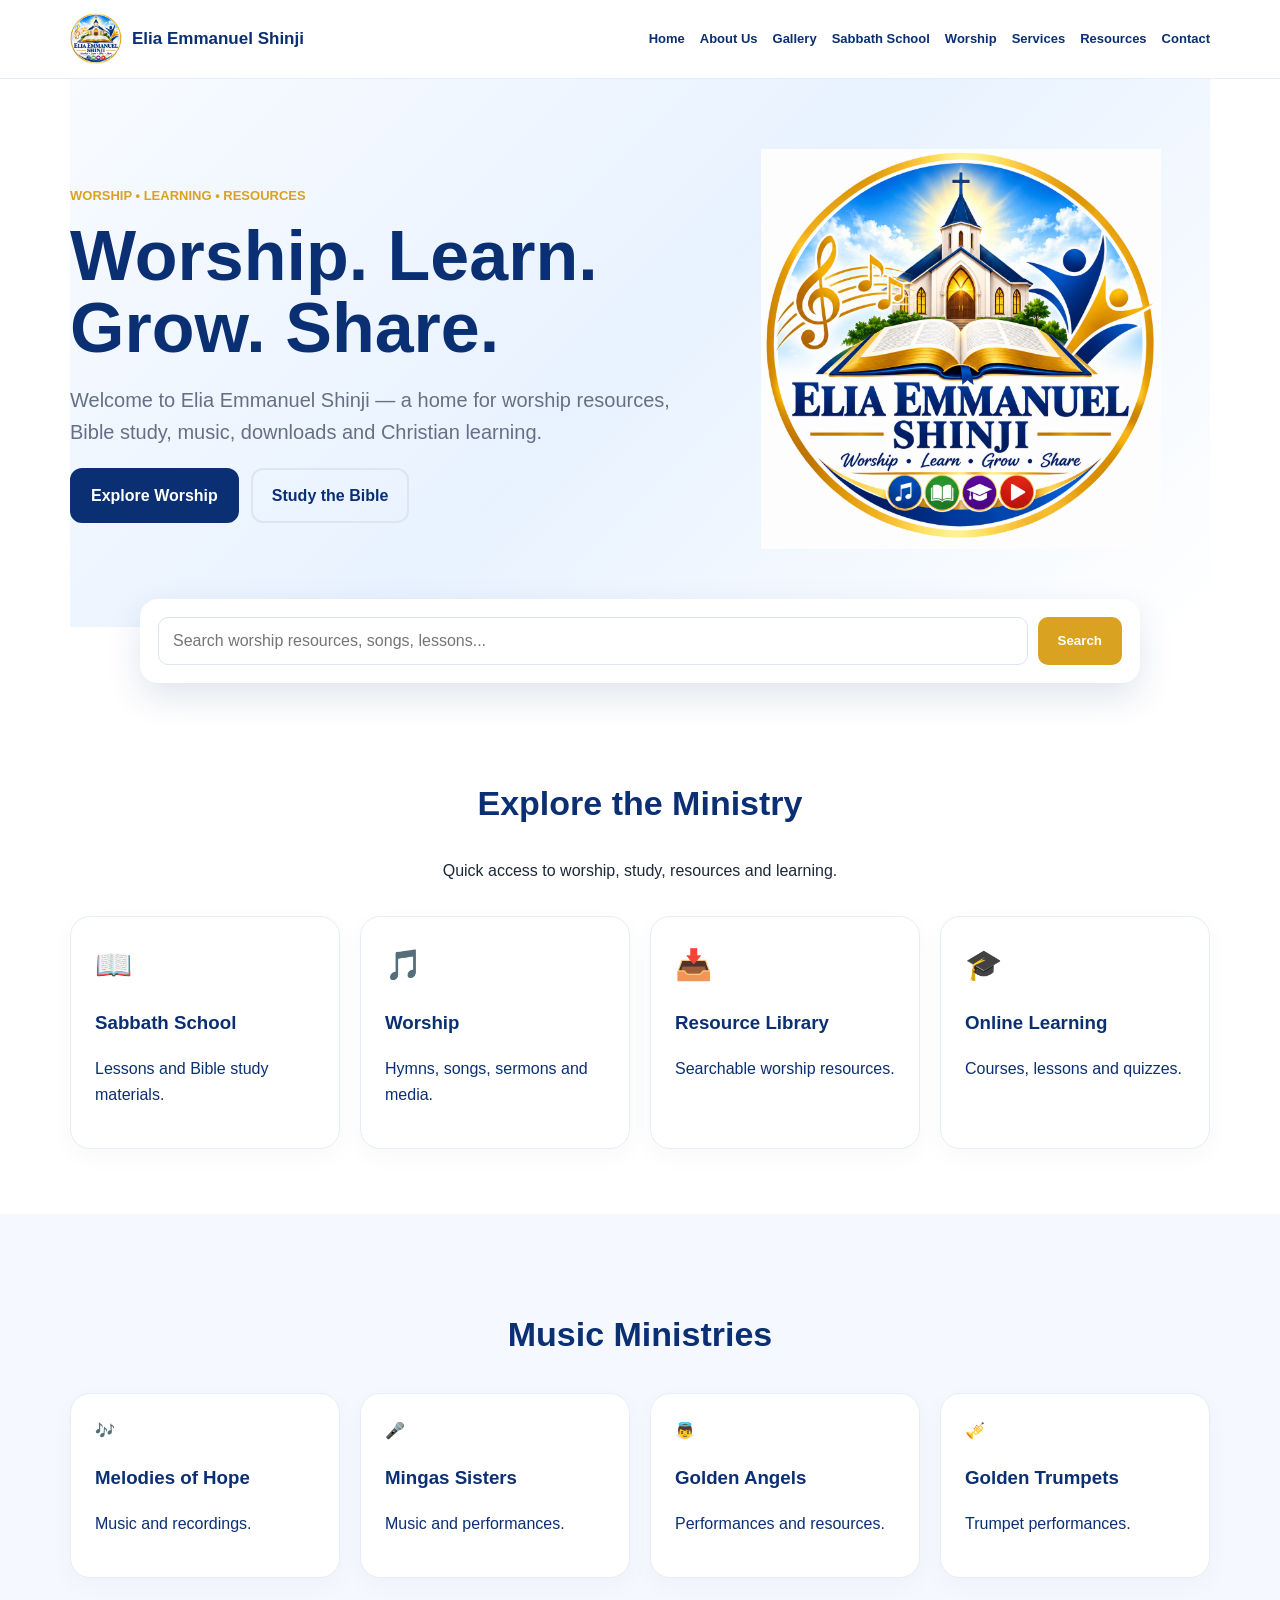
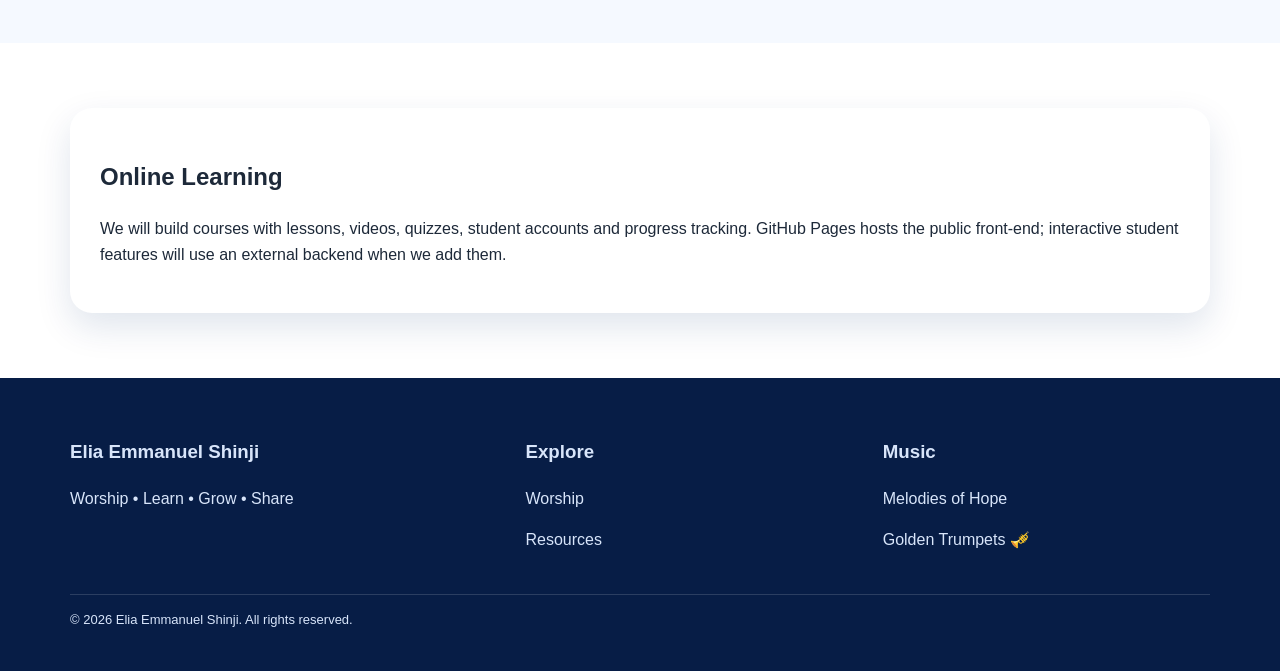
<file: index.html>
<!doctype html><html lang="en"><head><meta charset="utf-8"><meta name="viewport" content="width=device-width,initial-scale=1"><title>Home | Elia Emmanuel Shinji</title><link rel="stylesheet" href="assets/style.css"></head><body><header><div class="container nav"><a class="brand" href="index.html"><img src="assets/logo.png"><span>Elia Emmanuel Shinji</span></a><button class="menu">Menu</button><nav class="links"><a href="index.html">Home</a><a href="about-us.html">About Us</a><a href="gallery.html">Gallery</a><a href="sabbath-school.html">Sabbath School</a><a href="worship.html">Worship</a><a href="services.html">Services</a><a href="resources.html">Resources</a><a href="contact.html">Contact</a></nav></div></header><main><section class="hero container"><div><span class="eyebrow">WORSHIP • LEARNING • RESOURCES</span><h1>Worship. Learn. Grow. Share.</h1><p>Welcome to Elia Emmanuel Shinji — a home for worship resources, Bible study, music, downloads and Christian learning.</p><div class="actions"><a class="btn primary" href="worship.html">Explore Worship</a><a class="btn" href="sabbath-school.html">Study the Bible</a></div></div><div class="hero-art"><img src="assets/logo.png" alt="Elia Emmanuel Shinji"></div></section><div class="search" id="search"><form id="searchForm"><input id="siteSearch" placeholder="Search worship resources, songs, lessons..."><button>Search</button></form><div id="results"></div></div><section class="section"><div class="container"><div class="head"><h2>Explore the Ministry</h2><p>Quick access to worship, study, resources and learning.</p></div><div class="grid four"><a class="card" href="sabbath-school.html"><span class="icon">📖</span><h3>Sabbath School</h3><p>Lessons and Bible study materials.</p></a><a class="card" href="worship.html"><span class="icon">🎵</span><h3>Worship</h3><p>Hymns, songs, sermons and media.</p></a><a class="card" href="resources.html"><span class="icon">📥</span><h3>Resource Library</h3><p>Searchable worship resources.</p></a><a class="card" href="services.html"><span class="icon">🎓</span><h3>Online Learning</h3><p>Courses, lessons and quizzes.</p></a></div></div></section><section class="section alt"><div class="container"><div class="head"><h2>Music Ministries</h2></div><div class="grid four"><a class="card" href="melodies-of-hope.html">🎶<h3>Melodies of Hope</h3><p>Music and recordings.</p></a><a class="card" href="mingas-sisters.html">🎤<h3>Mingas Sisters</h3><p>Music and performances.</p></a><a class="card" href="golden-angels.html">👼<h3>Golden Angels</h3><p>Performances and resources.</p></a><a class="card" href="golden-trumpets.html">🎺<h3>Golden Trumpets</h3><p>Trumpet performances.</p></a></div></div></section><section class="section"><div class="container"><div class="learning"><h2>Online Learning</h2><p>We will build courses with lessons, videos, quizzes, student accounts and progress tracking. GitHub Pages hosts the public front-end; interactive student features will use an external backend when we add them.</p></div></div></section></main><footer><div class="container foot"><div><h3>Elia Emmanuel Shinji</h3><p>Worship • Learn • Grow • Share</p></div><div><h3>Explore</h3><p><a href="worship.html">Worship</a></p><p><a href="resources.html">Resources</a></p></div><div><h3>Music</h3><p><a href="melodies-of-hope.html">Melodies of Hope</a></p><p><a href="golden-trumpets.html">Golden Trumpets 🎺</a></p></div></div><div class="container copyright">© 2026 Elia Emmanuel Shinji. All rights reserved.</div></footer><script src="assets/site.js"></script></body></html>
</file>
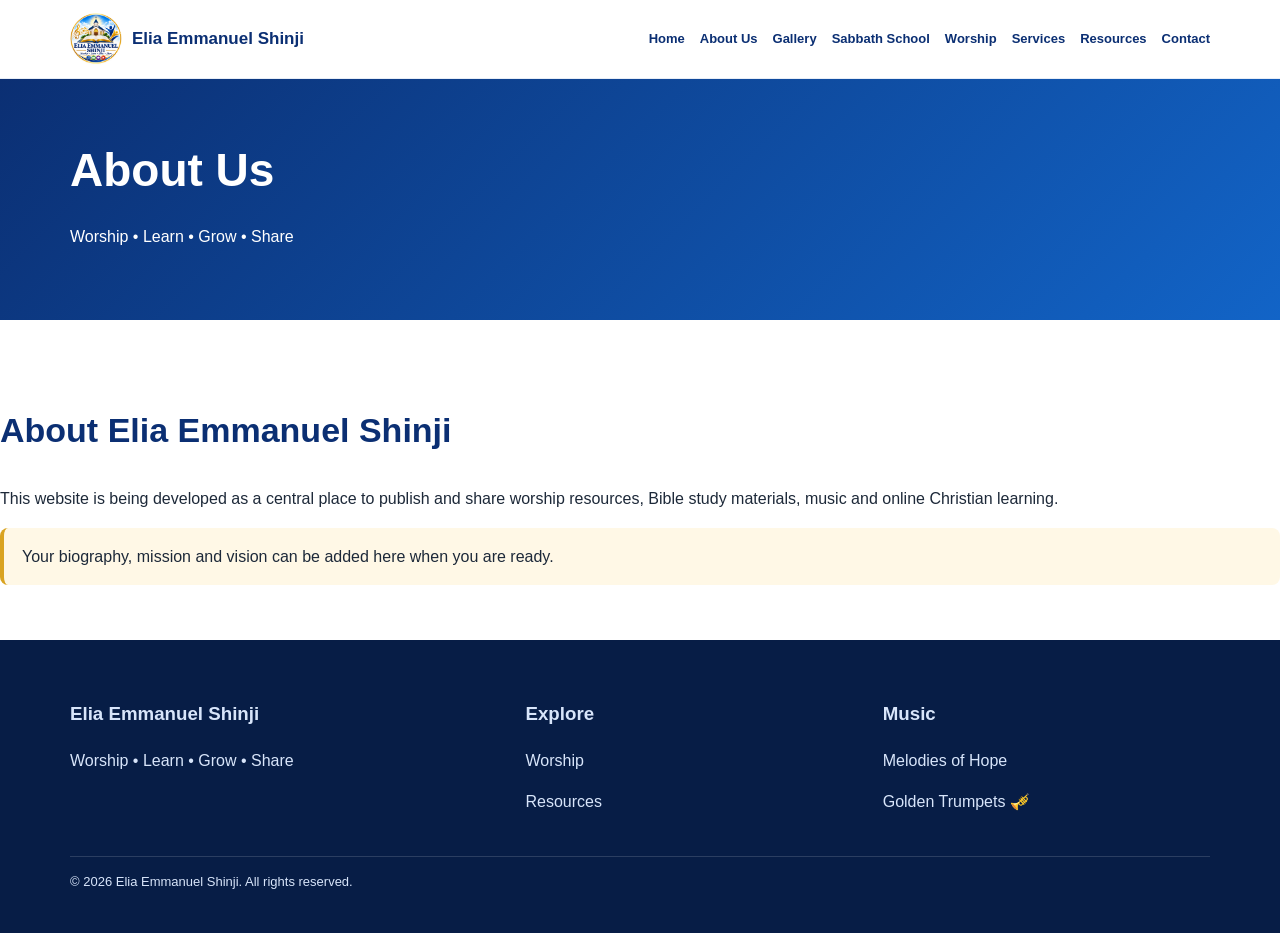
<file: about-us.html>
<!doctype html><html lang="en"><head><meta charset="utf-8"><meta name="viewport" content="width=device-width,initial-scale=1"><title>About Us | Elia Emmanuel Shinji</title><link rel="stylesheet" href="assets/style.css"></head><body><header><div class="container nav"><a class="brand" href="index.html"><img src="assets/logo.png"><span>Elia Emmanuel Shinji</span></a><button class="menu">Menu</button><nav class="links"><a href="index.html">Home</a><a href="about-us.html">About Us</a><a href="gallery.html">Gallery</a><a href="sabbath-school.html">Sabbath School</a><a href="worship.html">Worship</a><a href="services.html">Services</a><a href="resources.html">Resources</a><a href="contact.html">Contact</a></nav></div></header><section class="pagehero"><div class="container"><h1>About Us</h1><p>Worship • Learn • Grow • Share</p></div></section><main><div class="content"><h2>About Elia Emmanuel Shinji</h2><p>This website is being developed as a central place to publish and share worship resources, Bible study materials, music and online Christian learning.</p><div class="notice">Your biography, mission and vision can be added here when you are ready.</div></div></main><footer><div class="container foot"><div><h3>Elia Emmanuel Shinji</h3><p>Worship • Learn • Grow • Share</p></div><div><h3>Explore</h3><p><a href="worship.html">Worship</a></p><p><a href="resources.html">Resources</a></p></div><div><h3>Music</h3><p><a href="melodies-of-hope.html">Melodies of Hope</a></p><p><a href="golden-trumpets.html">Golden Trumpets 🎺</a></p></div></div><div class="container copyright">© 2026 Elia Emmanuel Shinji. All rights reserved.</div></footer><script src="assets/site.js"></script></body></html>
</file>
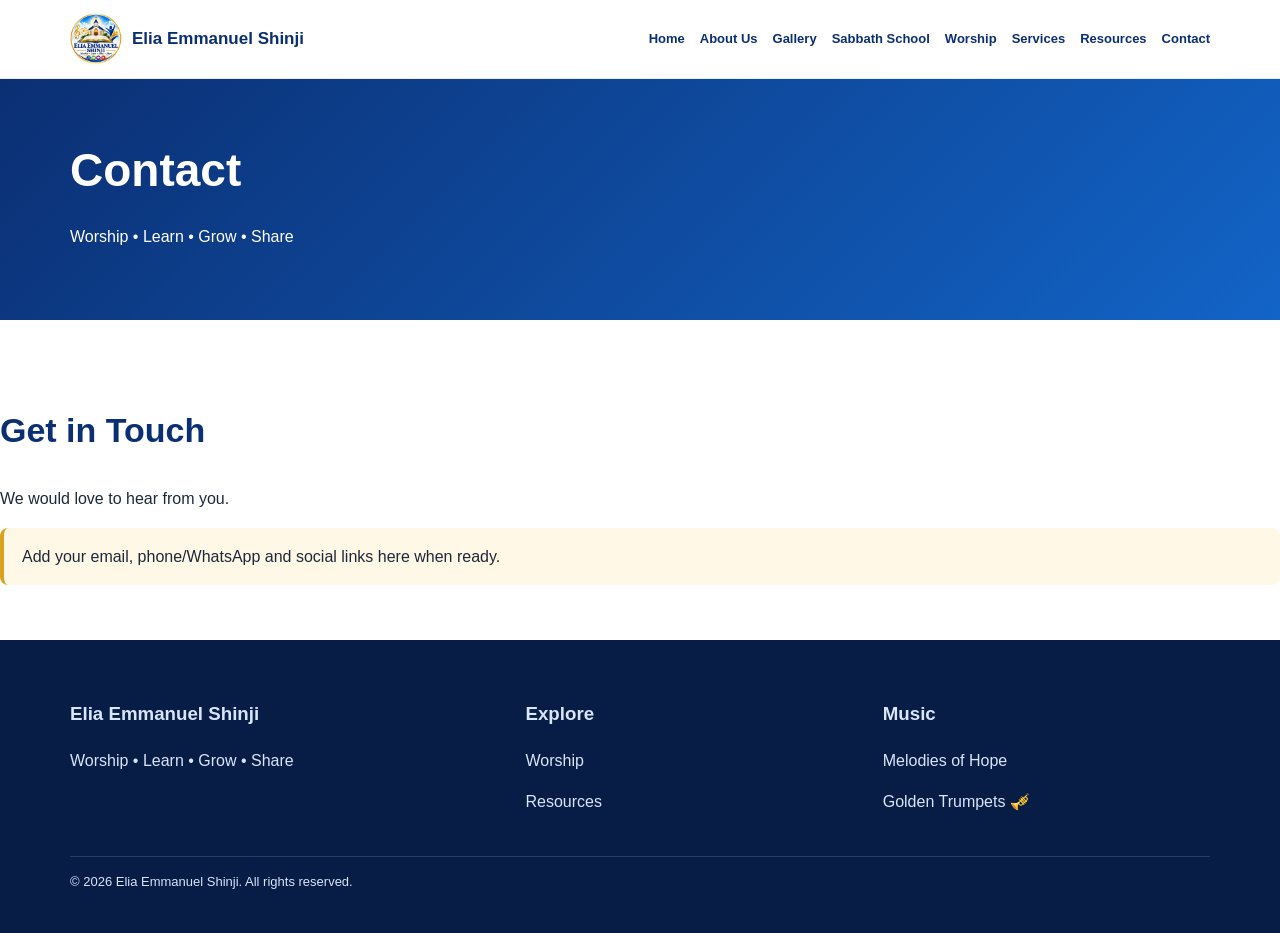
<file: contact.html>
<!doctype html><html lang="en"><head><meta charset="utf-8"><meta name="viewport" content="width=device-width,initial-scale=1"><title>Contact | Elia Emmanuel Shinji</title><link rel="stylesheet" href="assets/style.css"></head><body><header><div class="container nav"><a class="brand" href="index.html"><img src="assets/logo.png"><span>Elia Emmanuel Shinji</span></a><button class="menu">Menu</button><nav class="links"><a href="index.html">Home</a><a href="about-us.html">About Us</a><a href="gallery.html">Gallery</a><a href="sabbath-school.html">Sabbath School</a><a href="worship.html">Worship</a><a href="services.html">Services</a><a href="resources.html">Resources</a><a href="contact.html">Contact</a></nav></div></header><section class="pagehero"><div class="container"><h1>Contact</h1><p>Worship • Learn • Grow • Share</p></div></section><main><div class="content"><h2>Get in Touch</h2><p>We would love to hear from you.</p><div class="notice">Add your email, phone/WhatsApp and social links here when ready.</div></div></main><footer><div class="container foot"><div><h3>Elia Emmanuel Shinji</h3><p>Worship • Learn • Grow • Share</p></div><div><h3>Explore</h3><p><a href="worship.html">Worship</a></p><p><a href="resources.html">Resources</a></p></div><div><h3>Music</h3><p><a href="melodies-of-hope.html">Melodies of Hope</a></p><p><a href="golden-trumpets.html">Golden Trumpets 🎺</a></p></div></div><div class="container copyright">© 2026 Elia Emmanuel Shinji. All rights reserved.</div></footer><script src="assets/site.js"></script></body></html>
</file>
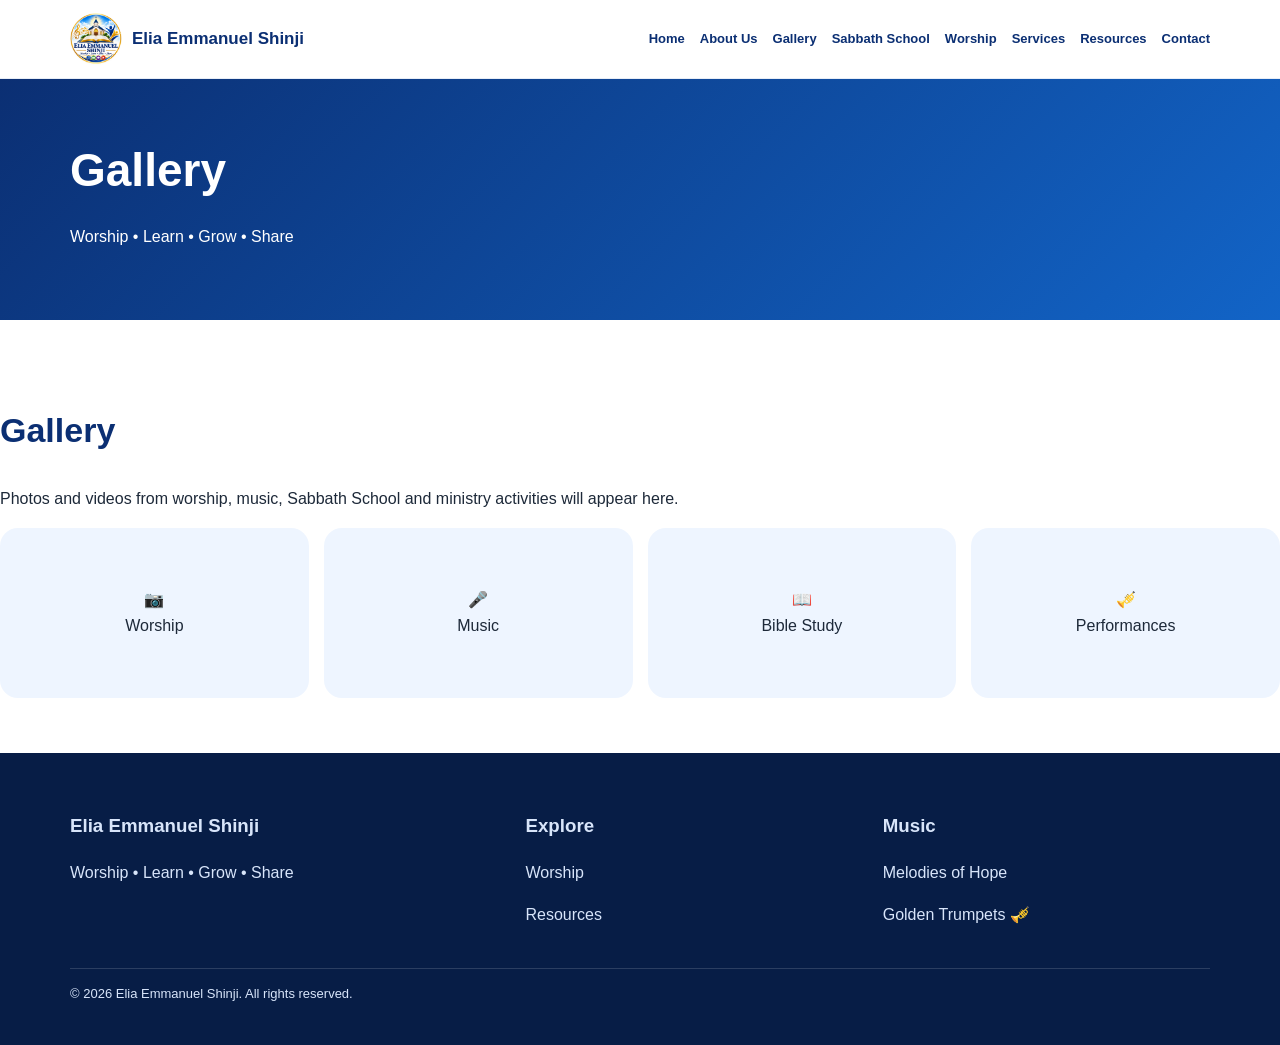
<file: gallery.html>
<!doctype html><html lang="en"><head><meta charset="utf-8"><meta name="viewport" content="width=device-width,initial-scale=1"><title>Gallery | Elia Emmanuel Shinji</title><link rel="stylesheet" href="assets/style.css"></head><body><header><div class="container nav"><a class="brand" href="index.html"><img src="assets/logo.png"><span>Elia Emmanuel Shinji</span></a><button class="menu">Menu</button><nav class="links"><a href="index.html">Home</a><a href="about-us.html">About Us</a><a href="gallery.html">Gallery</a><a href="sabbath-school.html">Sabbath School</a><a href="worship.html">Worship</a><a href="services.html">Services</a><a href="resources.html">Resources</a><a href="contact.html">Contact</a></nav></div></header><section class="pagehero"><div class="container"><h1>Gallery</h1><p>Worship • Learn • Grow • Share</p></div></section><main><div class="content"><h2>Gallery</h2><p>Photos and videos from worship, music, Sabbath School and ministry activities will appear here.</p><div class="gallery"><div>📷<br>Worship</div><div>🎤<br>Music</div><div>📖<br>Bible Study</div><div>🎺<br>Performances</div></div></div></main><footer><div class="container foot"><div><h3>Elia Emmanuel Shinji</h3><p>Worship • Learn • Grow • Share</p></div><div><h3>Explore</h3><p><a href="worship.html">Worship</a></p><p><a href="resources.html">Resources</a></p></div><div><h3>Music</h3><p><a href="melodies-of-hope.html">Melodies of Hope</a></p><p><a href="golden-trumpets.html">Golden Trumpets 🎺</a></p></div></div><div class="container copyright">© 2026 Elia Emmanuel Shinji. All rights reserved.</div></footer><script src="assets/site.js"></script></body></html>
</file>
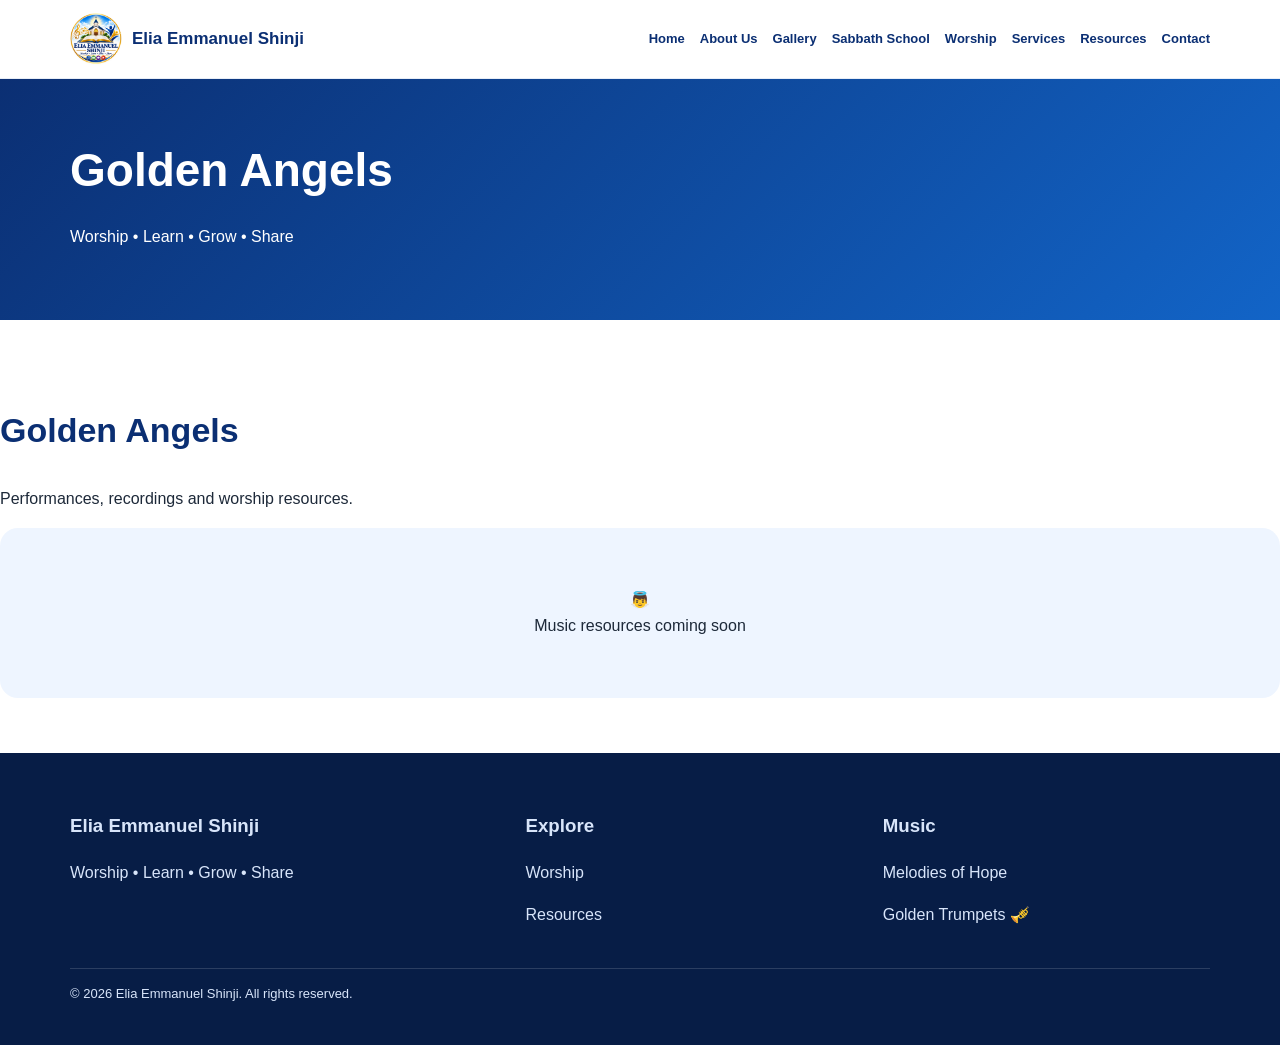
<file: golden-angels.html>
<!doctype html><html lang="en"><head><meta charset="utf-8"><meta name="viewport" content="width=device-width,initial-scale=1"><title>Golden Angels | Elia Emmanuel Shinji</title><link rel="stylesheet" href="assets/style.css"></head><body><header><div class="container nav"><a class="brand" href="index.html"><img src="assets/logo.png"><span>Elia Emmanuel Shinji</span></a><button class="menu">Menu</button><nav class="links"><a href="index.html">Home</a><a href="about-us.html">About Us</a><a href="gallery.html">Gallery</a><a href="sabbath-school.html">Sabbath School</a><a href="worship.html">Worship</a><a href="services.html">Services</a><a href="resources.html">Resources</a><a href="contact.html">Contact</a></nav></div></header><section class="pagehero"><div class="container"><h1>Golden Angels</h1><p>Worship • Learn • Grow • Share</p></div></section><main><div class="content"><h2>Golden Angels</h2><p>Performances, recordings and worship resources.</p><div class="empty">👼<br>Music resources coming soon</div></div></main><footer><div class="container foot"><div><h3>Elia Emmanuel Shinji</h3><p>Worship • Learn • Grow • Share</p></div><div><h3>Explore</h3><p><a href="worship.html">Worship</a></p><p><a href="resources.html">Resources</a></p></div><div><h3>Music</h3><p><a href="melodies-of-hope.html">Melodies of Hope</a></p><p><a href="golden-trumpets.html">Golden Trumpets 🎺</a></p></div></div><div class="container copyright">© 2026 Elia Emmanuel Shinji. All rights reserved.</div></footer><script src="assets/site.js"></script></body></html>
</file>
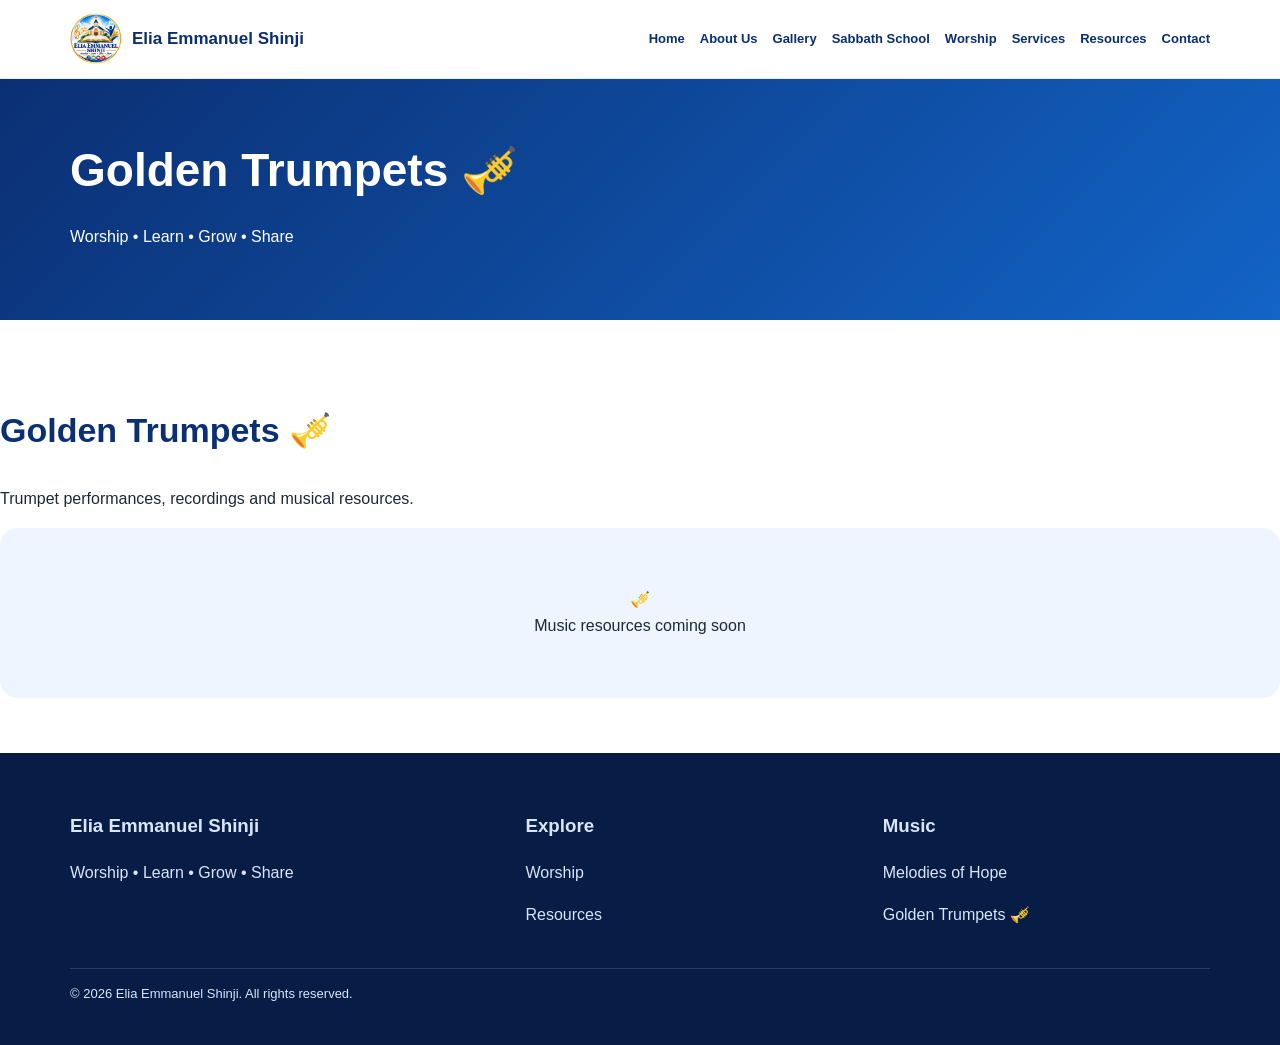
<file: golden-trumpets.html>
<!doctype html><html lang="en"><head><meta charset="utf-8"><meta name="viewport" content="width=device-width,initial-scale=1"><title>Golden Trumpets 🎺 | Elia Emmanuel Shinji</title><link rel="stylesheet" href="assets/style.css"></head><body><header><div class="container nav"><a class="brand" href="index.html"><img src="assets/logo.png"><span>Elia Emmanuel Shinji</span></a><button class="menu">Menu</button><nav class="links"><a href="index.html">Home</a><a href="about-us.html">About Us</a><a href="gallery.html">Gallery</a><a href="sabbath-school.html">Sabbath School</a><a href="worship.html">Worship</a><a href="services.html">Services</a><a href="resources.html">Resources</a><a href="contact.html">Contact</a></nav></div></header><section class="pagehero"><div class="container"><h1>Golden Trumpets 🎺</h1><p>Worship • Learn • Grow • Share</p></div></section><main><div class="content"><h2>Golden Trumpets 🎺</h2><p>Trumpet performances, recordings and musical resources.</p><div class="empty">🎺<br>Music resources coming soon</div></div></main><footer><div class="container foot"><div><h3>Elia Emmanuel Shinji</h3><p>Worship • Learn • Grow • Share</p></div><div><h3>Explore</h3><p><a href="worship.html">Worship</a></p><p><a href="resources.html">Resources</a></p></div><div><h3>Music</h3><p><a href="melodies-of-hope.html">Melodies of Hope</a></p><p><a href="golden-trumpets.html">Golden Trumpets 🎺</a></p></div></div><div class="container copyright">© 2026 Elia Emmanuel Shinji. All rights reserved.</div></footer><script src="assets/site.js"></script></body></html>
</file>
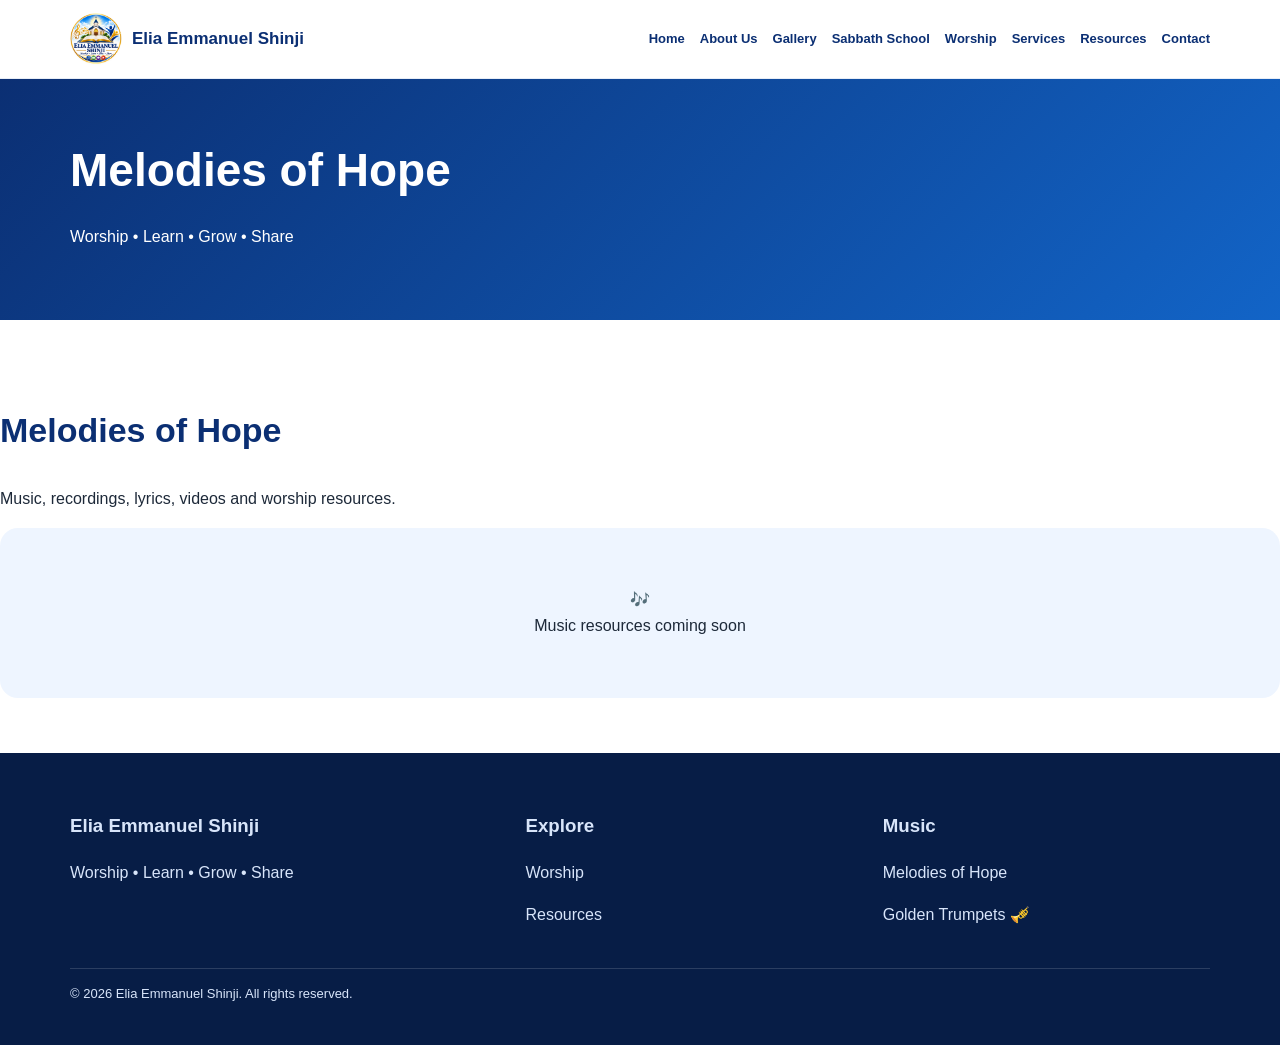
<file: melodies-of-hope.html>
<!doctype html><html lang="en"><head><meta charset="utf-8"><meta name="viewport" content="width=device-width,initial-scale=1"><title>Melodies of Hope | Elia Emmanuel Shinji</title><link rel="stylesheet" href="assets/style.css"></head><body><header><div class="container nav"><a class="brand" href="index.html"><img src="assets/logo.png"><span>Elia Emmanuel Shinji</span></a><button class="menu">Menu</button><nav class="links"><a href="index.html">Home</a><a href="about-us.html">About Us</a><a href="gallery.html">Gallery</a><a href="sabbath-school.html">Sabbath School</a><a href="worship.html">Worship</a><a href="services.html">Services</a><a href="resources.html">Resources</a><a href="contact.html">Contact</a></nav></div></header><section class="pagehero"><div class="container"><h1>Melodies of Hope</h1><p>Worship • Learn • Grow • Share</p></div></section><main><div class="content"><h2>Melodies of Hope</h2><p>Music, recordings, lyrics, videos and worship resources.</p><div class="empty">🎶<br>Music resources coming soon</div></div></main><footer><div class="container foot"><div><h3>Elia Emmanuel Shinji</h3><p>Worship • Learn • Grow • Share</p></div><div><h3>Explore</h3><p><a href="worship.html">Worship</a></p><p><a href="resources.html">Resources</a></p></div><div><h3>Music</h3><p><a href="melodies-of-hope.html">Melodies of Hope</a></p><p><a href="golden-trumpets.html">Golden Trumpets 🎺</a></p></div></div><div class="container copyright">© 2026 Elia Emmanuel Shinji. All rights reserved.</div></footer><script src="assets/site.js"></script></body></html>
</file>
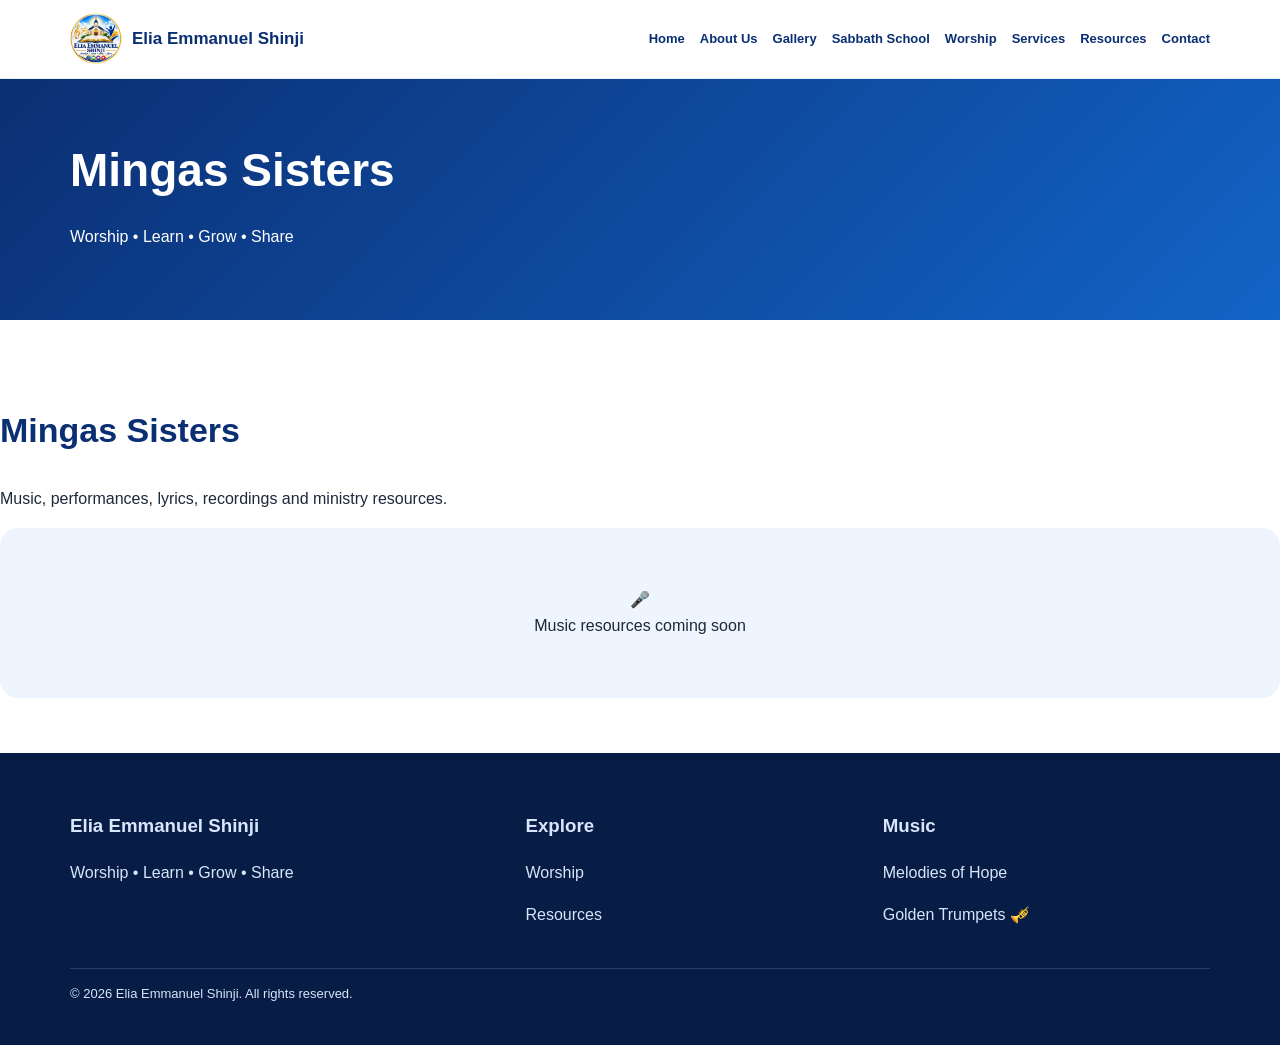
<file: mingas-sisters.html>
<!doctype html><html lang="en"><head><meta charset="utf-8"><meta name="viewport" content="width=device-width,initial-scale=1"><title>Mingas Sisters | Elia Emmanuel Shinji</title><link rel="stylesheet" href="assets/style.css"></head><body><header><div class="container nav"><a class="brand" href="index.html"><img src="assets/logo.png"><span>Elia Emmanuel Shinji</span></a><button class="menu">Menu</button><nav class="links"><a href="index.html">Home</a><a href="about-us.html">About Us</a><a href="gallery.html">Gallery</a><a href="sabbath-school.html">Sabbath School</a><a href="worship.html">Worship</a><a href="services.html">Services</a><a href="resources.html">Resources</a><a href="contact.html">Contact</a></nav></div></header><section class="pagehero"><div class="container"><h1>Mingas Sisters</h1><p>Worship • Learn • Grow • Share</p></div></section><main><div class="content"><h2>Mingas Sisters</h2><p>Music, performances, lyrics, recordings and ministry resources.</p><div class="empty">🎤<br>Music resources coming soon</div></div></main><footer><div class="container foot"><div><h3>Elia Emmanuel Shinji</h3><p>Worship • Learn • Grow • Share</p></div><div><h3>Explore</h3><p><a href="worship.html">Worship</a></p><p><a href="resources.html">Resources</a></p></div><div><h3>Music</h3><p><a href="melodies-of-hope.html">Melodies of Hope</a></p><p><a href="golden-trumpets.html">Golden Trumpets 🎺</a></p></div></div><div class="container copyright">© 2026 Elia Emmanuel Shinji. All rights reserved.</div></footer><script src="assets/site.js"></script></body></html>
</file>
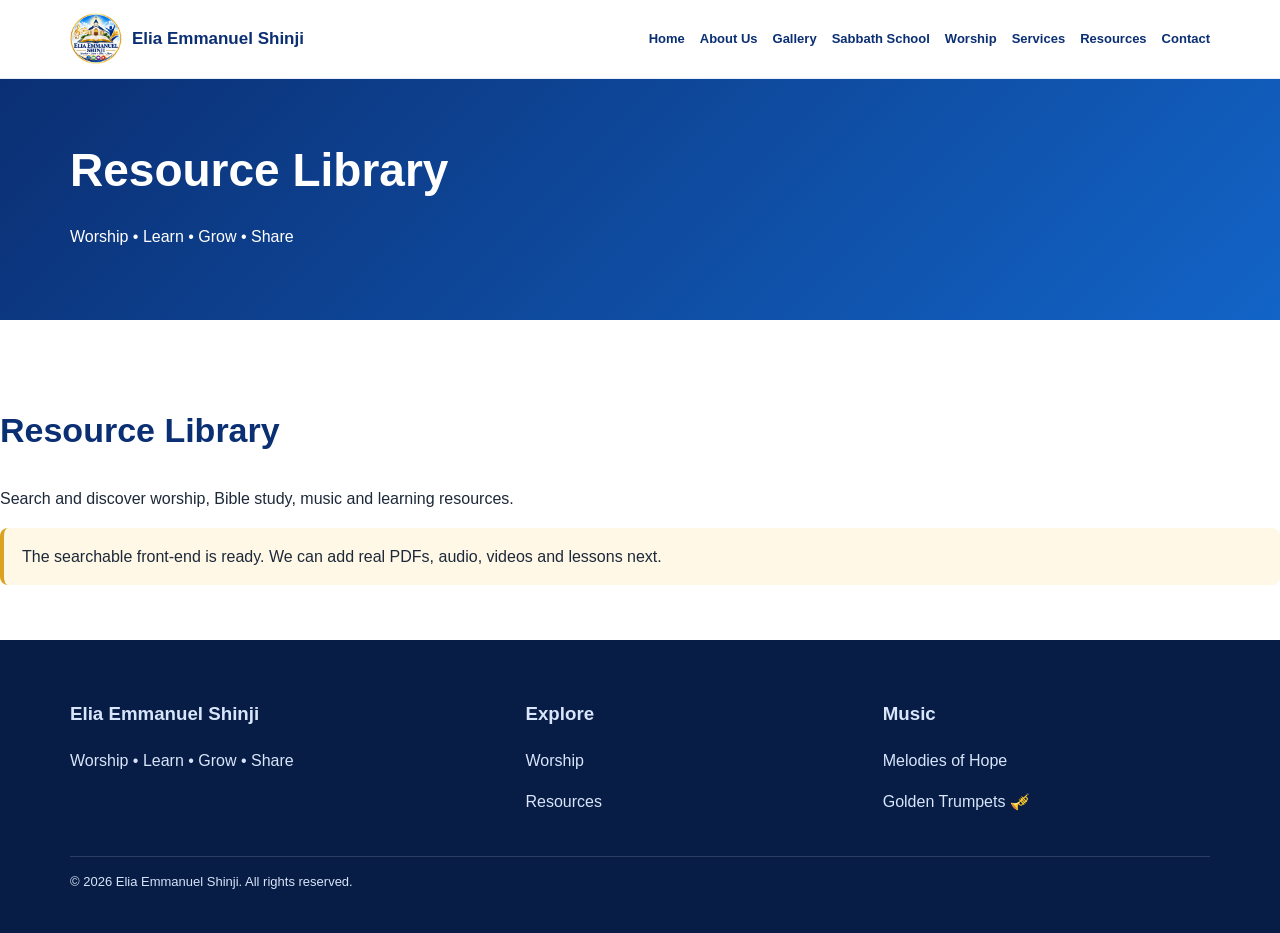
<file: resources.html>
<!doctype html><html lang="en"><head><meta charset="utf-8"><meta name="viewport" content="width=device-width,initial-scale=1"><title>Resource Library | Elia Emmanuel Shinji</title><link rel="stylesheet" href="assets/style.css"></head><body><header><div class="container nav"><a class="brand" href="index.html"><img src="assets/logo.png"><span>Elia Emmanuel Shinji</span></a><button class="menu">Menu</button><nav class="links"><a href="index.html">Home</a><a href="about-us.html">About Us</a><a href="gallery.html">Gallery</a><a href="sabbath-school.html">Sabbath School</a><a href="worship.html">Worship</a><a href="services.html">Services</a><a href="resources.html">Resources</a><a href="contact.html">Contact</a></nav></div></header><section class="pagehero"><div class="container"><h1>Resource Library</h1><p>Worship • Learn • Grow • Share</p></div></section><main><div class="content"><h2>Resource Library</h2><p>Search and discover worship, Bible study, music and learning resources.</p><div class="notice">The searchable front-end is ready. We can add real PDFs, audio, videos and lessons next.</div></div></main><footer><div class="container foot"><div><h3>Elia Emmanuel Shinji</h3><p>Worship • Learn • Grow • Share</p></div><div><h3>Explore</h3><p><a href="worship.html">Worship</a></p><p><a href="resources.html">Resources</a></p></div><div><h3>Music</h3><p><a href="melodies-of-hope.html">Melodies of Hope</a></p><p><a href="golden-trumpets.html">Golden Trumpets 🎺</a></p></div></div><div class="container copyright">© 2026 Elia Emmanuel Shinji. All rights reserved.</div></footer><script src="assets/site.js"></script></body></html>
</file>
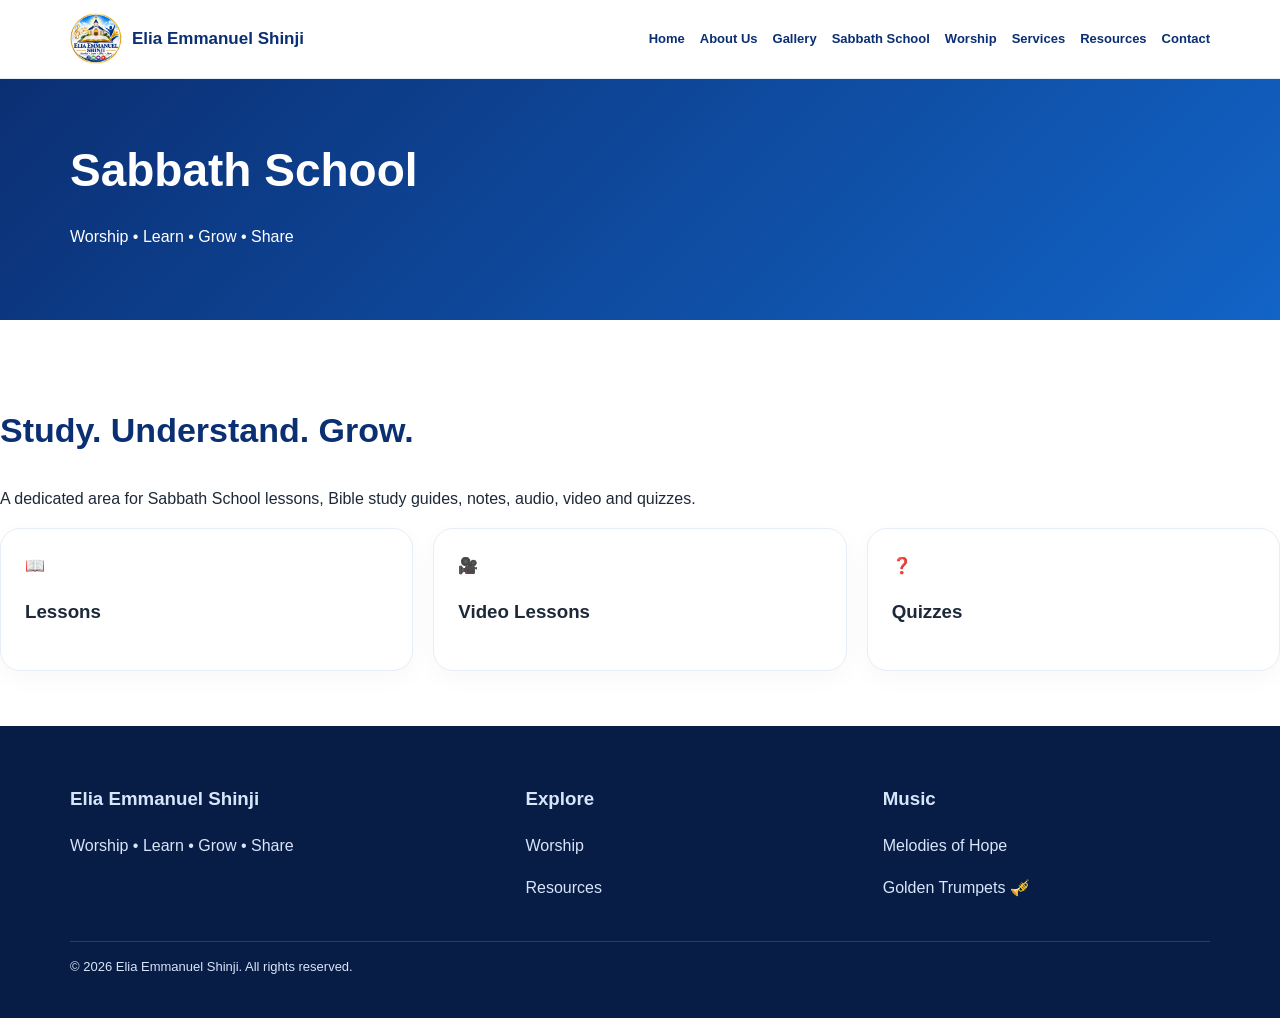
<file: sabbath-school.html>
<!doctype html><html lang="en"><head><meta charset="utf-8"><meta name="viewport" content="width=device-width,initial-scale=1"><title>Sabbath School | Elia Emmanuel Shinji</title><link rel="stylesheet" href="assets/style.css"></head><body><header><div class="container nav"><a class="brand" href="index.html"><img src="assets/logo.png"><span>Elia Emmanuel Shinji</span></a><button class="menu">Menu</button><nav class="links"><a href="index.html">Home</a><a href="about-us.html">About Us</a><a href="gallery.html">Gallery</a><a href="sabbath-school.html">Sabbath School</a><a href="worship.html">Worship</a><a href="services.html">Services</a><a href="resources.html">Resources</a><a href="contact.html">Contact</a></nav></div></header><section class="pagehero"><div class="container"><h1>Sabbath School</h1><p>Worship • Learn • Grow • Share</p></div></section><main><div class="content"><h2>Study. Understand. Grow.</h2><p>A dedicated area for Sabbath School lessons, Bible study guides, notes, audio, video and quizzes.</p><div class="grid three"><div class="mini">📖<h3>Lessons</h3></div><div class="mini">🎥<h3>Video Lessons</h3></div><div class="mini">❓<h3>Quizzes</h3></div></div></div></main><footer><div class="container foot"><div><h3>Elia Emmanuel Shinji</h3><p>Worship • Learn • Grow • Share</p></div><div><h3>Explore</h3><p><a href="worship.html">Worship</a></p><p><a href="resources.html">Resources</a></p></div><div><h3>Music</h3><p><a href="melodies-of-hope.html">Melodies of Hope</a></p><p><a href="golden-trumpets.html">Golden Trumpets 🎺</a></p></div></div><div class="container copyright">© 2026 Elia Emmanuel Shinji. All rights reserved.</div></footer><script src="assets/site.js"></script></body></html>
</file>
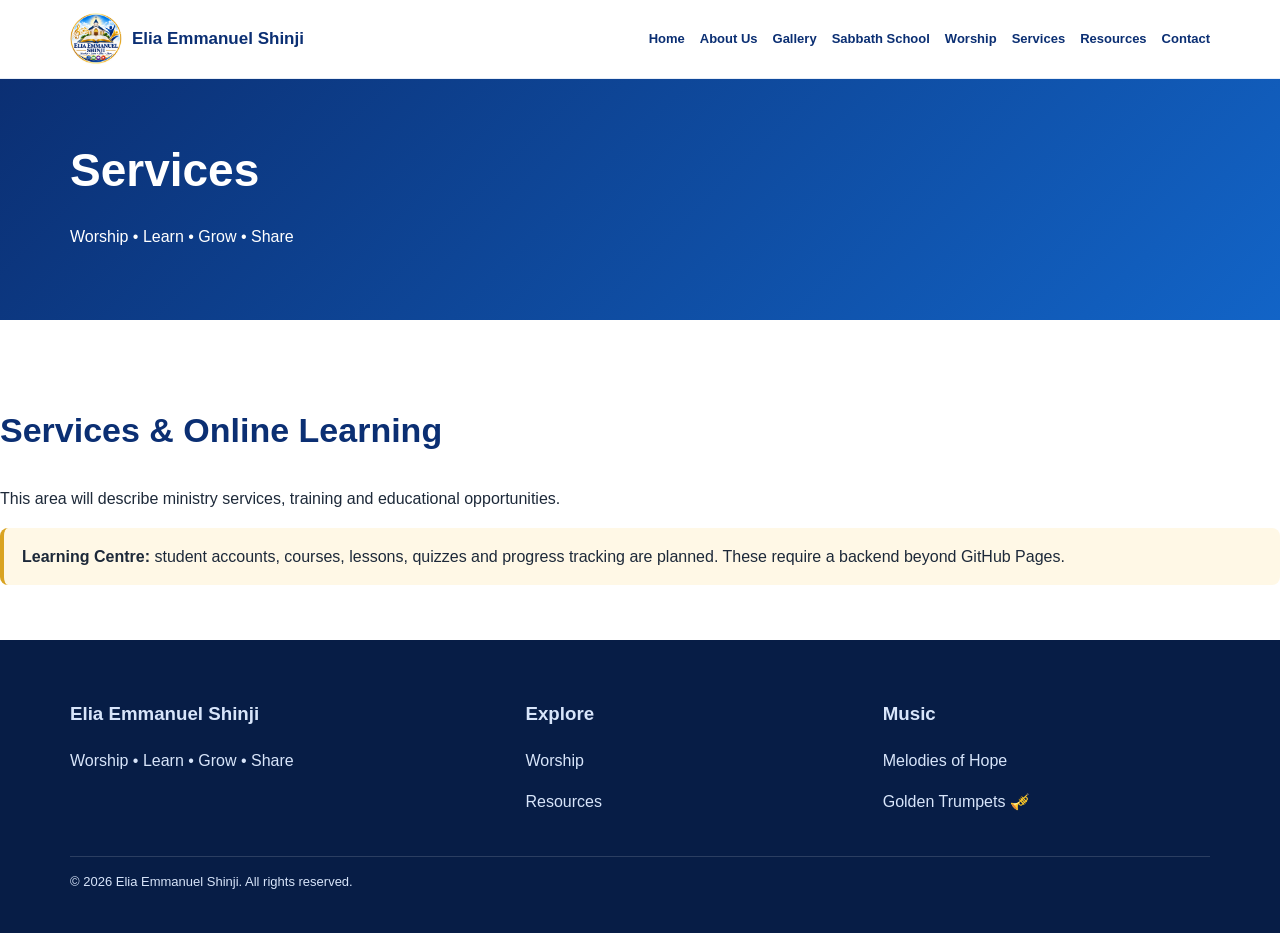
<file: services.html>
<!doctype html><html lang="en"><head><meta charset="utf-8"><meta name="viewport" content="width=device-width,initial-scale=1"><title>Services | Elia Emmanuel Shinji</title><link rel="stylesheet" href="assets/style.css"></head><body><header><div class="container nav"><a class="brand" href="index.html"><img src="assets/logo.png"><span>Elia Emmanuel Shinji</span></a><button class="menu">Menu</button><nav class="links"><a href="index.html">Home</a><a href="about-us.html">About Us</a><a href="gallery.html">Gallery</a><a href="sabbath-school.html">Sabbath School</a><a href="worship.html">Worship</a><a href="services.html">Services</a><a href="resources.html">Resources</a><a href="contact.html">Contact</a></nav></div></header><section class="pagehero"><div class="container"><h1>Services</h1><p>Worship • Learn • Grow • Share</p></div></section><main><div class="content"><h2>Services & Online Learning</h2><p>This area will describe ministry services, training and educational opportunities.</p><div class="notice"><b>Learning Centre:</b> student accounts, courses, lessons, quizzes and progress tracking are planned. These require a backend beyond GitHub Pages.</div></div></main><footer><div class="container foot"><div><h3>Elia Emmanuel Shinji</h3><p>Worship • Learn • Grow • Share</p></div><div><h3>Explore</h3><p><a href="worship.html">Worship</a></p><p><a href="resources.html">Resources</a></p></div><div><h3>Music</h3><p><a href="melodies-of-hope.html">Melodies of Hope</a></p><p><a href="golden-trumpets.html">Golden Trumpets 🎺</a></p></div></div><div class="container copyright">© 2026 Elia Emmanuel Shinji. All rights reserved.</div></footer><script src="assets/site.js"></script></body></html>
</file>
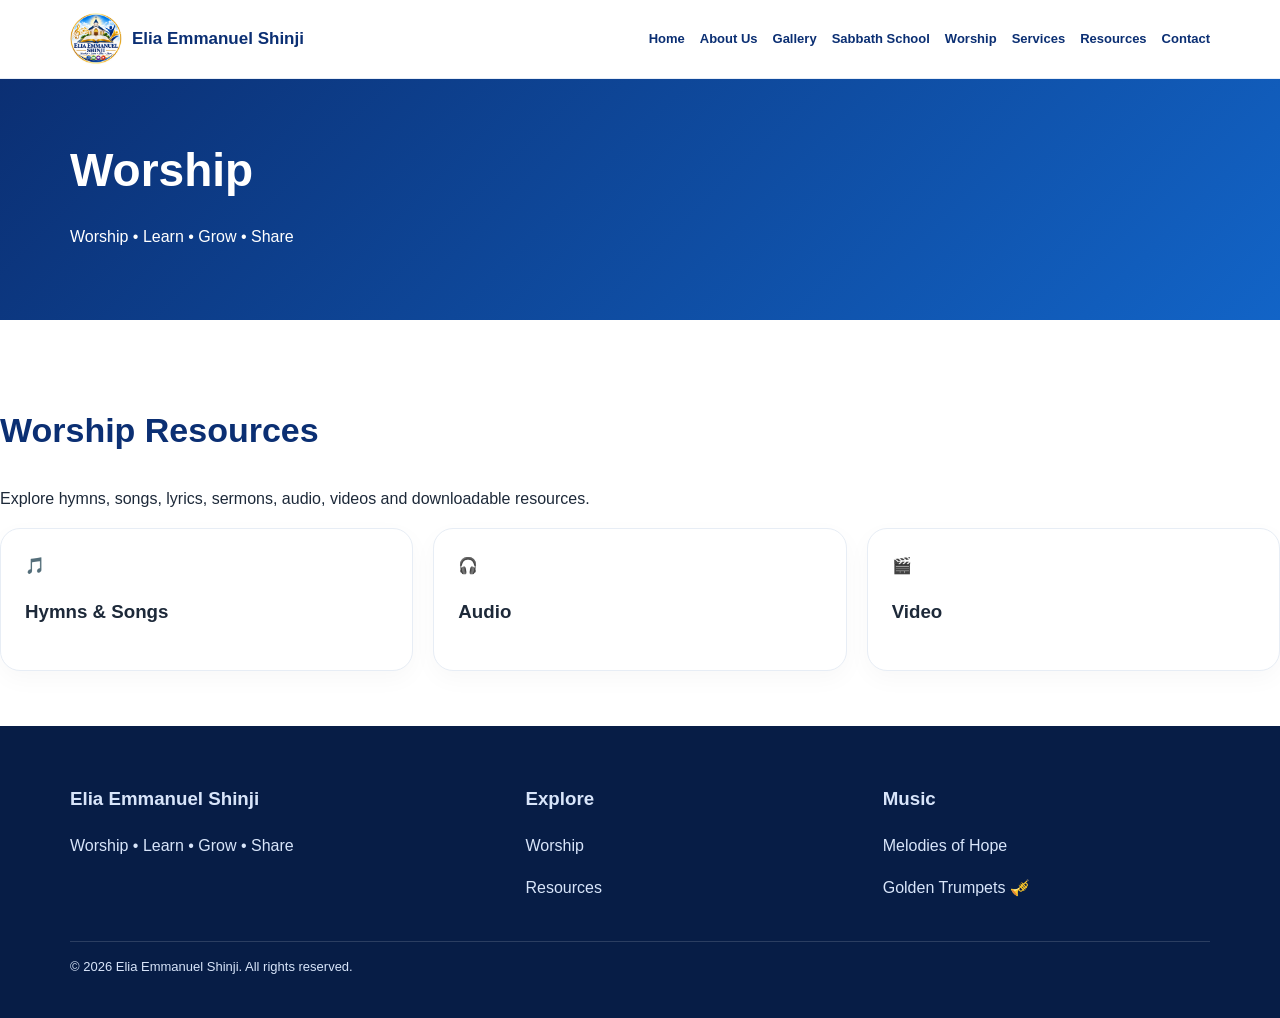
<file: worship.html>
<!doctype html><html lang="en"><head><meta charset="utf-8"><meta name="viewport" content="width=device-width,initial-scale=1"><title>Worship | Elia Emmanuel Shinji</title><link rel="stylesheet" href="assets/style.css"></head><body><header><div class="container nav"><a class="brand" href="index.html"><img src="assets/logo.png"><span>Elia Emmanuel Shinji</span></a><button class="menu">Menu</button><nav class="links"><a href="index.html">Home</a><a href="about-us.html">About Us</a><a href="gallery.html">Gallery</a><a href="sabbath-school.html">Sabbath School</a><a href="worship.html">Worship</a><a href="services.html">Services</a><a href="resources.html">Resources</a><a href="contact.html">Contact</a></nav></div></header><section class="pagehero"><div class="container"><h1>Worship</h1><p>Worship • Learn • Grow • Share</p></div></section><main><div class="content"><h2>Worship Resources</h2><p>Explore hymns, songs, lyrics, sermons, audio, videos and downloadable resources.</p><div class="grid three"><div class="mini">🎵<h3>Hymns & Songs</h3></div><div class="mini">🎧<h3>Audio</h3></div><div class="mini">🎬<h3>Video</h3></div></div></div></main><footer><div class="container foot"><div><h3>Elia Emmanuel Shinji</h3><p>Worship • Learn • Grow • Share</p></div><div><h3>Explore</h3><p><a href="worship.html">Worship</a></p><p><a href="resources.html">Resources</a></p></div><div><h3>Music</h3><p><a href="melodies-of-hope.html">Melodies of Hope</a></p><p><a href="golden-trumpets.html">Golden Trumpets 🎺</a></p></div></div><div class="container copyright">© 2026 Elia Emmanuel Shinji. All rights reserved.</div></footer><script src="assets/site.js"></script></body></html>
</file>
<file: assets/style.css>
*{box-sizing:border-box}body{margin:0;font-family:Arial,sans-serif;color:#1d2939;line-height:1.6}a{color:#0b2f73;text-decoration:none}.container{width:min(1140px,92%);margin:auto}header{position:sticky;top:0;background:#fff;border-bottom:1px solid #e7edf6;z-index:5}.nav{min-height:78px;display:flex;align-items:center;gap:20px}.brand{display:flex;align-items:center;gap:10px;font-weight:800;font-size:17px}.brand img{width:52px;height:52px;border-radius:50%}.links{margin-left:auto;display:flex;gap:15px;flex-wrap:wrap}.links a{font-size:13px;font-weight:700}.menu{display:none;background:#0b2f73;color:#fff;border:0;padding:10px;border-radius:9px}.hero{background:linear-gradient(135deg,#f8fbff,#e8f2ff,#fff);padding:70px 0;display:grid;grid-template-columns:1.1fr .9fr;gap:35px;align-items:center}.hero h1{font-size:clamp(42px,6vw,70px);line-height:1.03;color:#0b2f73;margin:12px 0}.hero p{font-size:20px;color:#667085}.eyebrow{color:#d9a321;font-weight:800;font-size:13px}.hero-art{text-align:center}.hero-art img{width:min(400px,90%)}.actions{display:flex;gap:12px;flex-wrap:wrap}.btn{display:inline-block;padding:13px 19px;border:2px solid #dce5f2;border-radius:12px;font-weight:800}.primary{background:#0b2f73;color:#fff!important;border-color:#0b2f73}.search{width:min(1000px,92%);margin:-28px auto 0;background:#fff;padding:18px;border-radius:18px;box-shadow:0 14px 35px #0b2f7320}.search form{display:flex;gap:10px}.search input{flex:1;padding:14px;border:1px solid #dce4ef;border-radius:10px;font-size:16px}.search button{background:#d9a321;color:#fff;border:0;border-radius:10px;padding:0 20px;font-weight:800}.section{padding:65px 0}.alt{background:#f5f9ff}.head{text-align:center;max-width:750px;margin:0 auto 32px}.head h2,.content h2{color:#0b2f73;font-size:34px}.grid{display:grid;gap:20px}.four{grid-template-columns:repeat(4,1fr)}.three{grid-template-columns:repeat(3,1fr)}.card,.mini{background:#fff;border:1px solid #e7edf5;border-radius:20px;padding:24px;box-shadow:0 8px 25px #00000008}.card:hover{transform:translateY(-3px)}.icon{font-size:30px}.card h3{color:#0b2f73}.pagehero{background:linear-gradient(135deg,#0b2f73,#1264c7);color:#fff;padding:55px 0}.pagehero h1{font-size:46px;margin:0}.content{padding:55px 0}.notice{padding:16px 18px;background:#fff8e6;border-left:4px solid #d9a321;border-radius:8px}.gallery{display:grid;grid-template-columns:repeat(4,1fr);gap:15px}.gallery div,.empty{min-height:170px;display:flex;align-items:center;justify-content:center;text-align:center;background:#eef5ff;border-radius:18px}.learning{background:#fff;padding:30px;border-radius:22px;box-shadow:0 14px 35px #0b2f7320}.result{padding:10px;border:1px solid #e7edf5;border-radius:9px;margin-top:7px}footer{background:#071d46;color:#d8e5fa;padding:40px 0}footer a{color:#d8e5fa}.foot{display:grid;grid-template-columns:1.3fr 1fr 1fr;gap:30px}.copyright{border-top:1px solid #ffffff25;margin-top:25px;padding-top:15px;font-size:13px}@media(max-width:900px){.hero{grid-template-columns:1fr;text-align:center}.four{grid-template-columns:repeat(2,1fr)}.three{grid-template-columns:repeat(2,1fr)}.links{display:none}.menu{display:block;margin-left:auto}.links.open{display:grid;position:absolute;top:78px;left:0;right:0;background:#fff;padding:18px 4%}.foot{grid-template-columns:1fr 1fr}}@media(max-width:600px){.four,.three,.gallery{grid-template-columns:1fr}.hero{padding:50px 0}.search form{flex-direction:column}.search button{padding:13px}.foot{grid-template-columns:1fr}}
</file>
